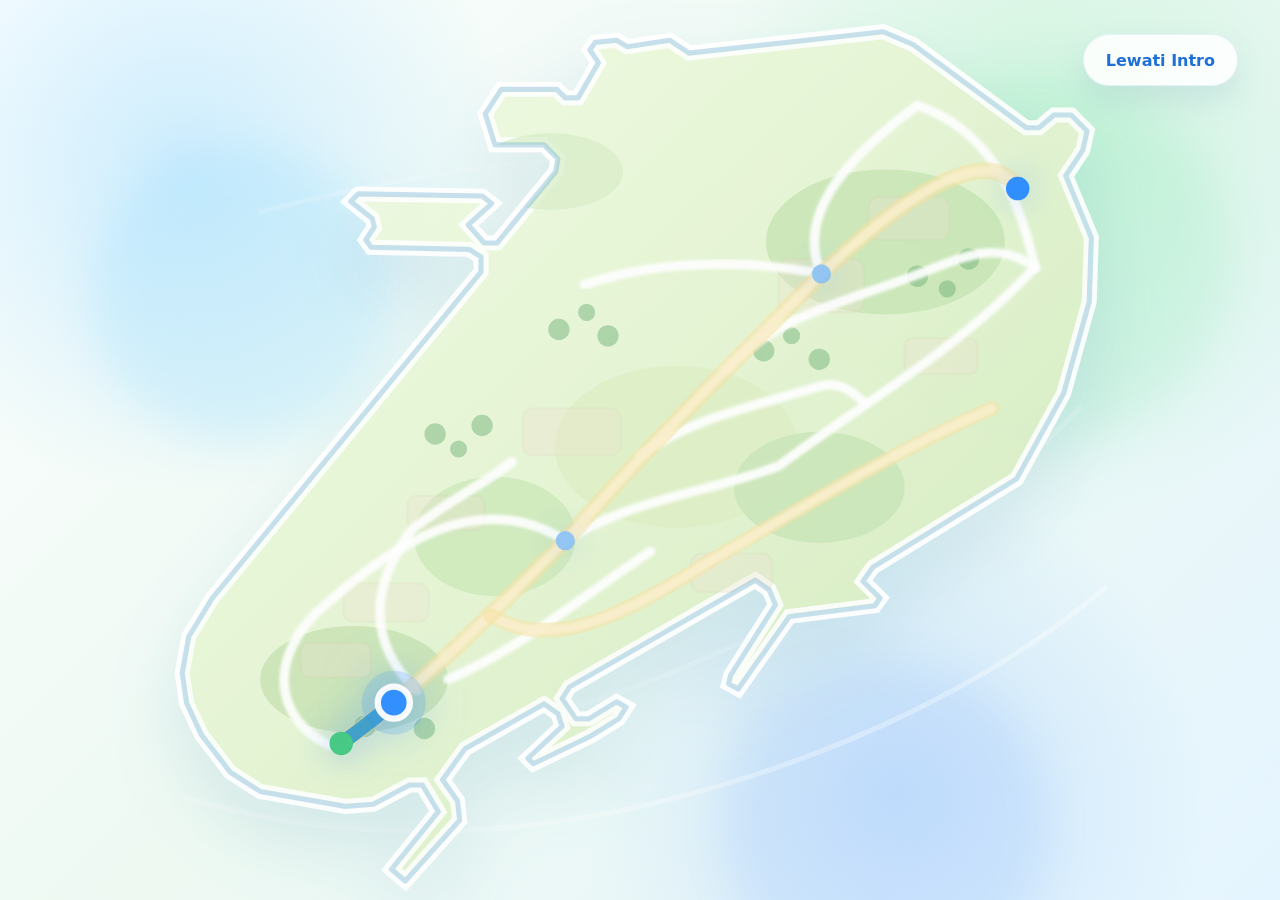
<file: index.html>
<!DOCTYPE html>
<html lang="id">
<head>
  <meta charset="UTF-8" />
  <meta name="viewport" content="width=device-width, initial-scale=1.0" />
  <title>Welcome to Group One Project</title>
  <link rel="stylesheet" href="style.css" />
</head>
<body class="intro-clean-body">
  <a href="simulasi.html" class="skip-intro-clean">Lewati Intro</a>

  <main class="intro-clean-stage" aria-label="Intro Group One Project">
    <div class="intro-soft-glow glow-one"></div>
    <div class="intro-soft-glow glow-two"></div>
    <div class="intro-soft-glow glow-three"></div>

    <svg
      id="introIslandSvg"
      class="intro-island-svg"
      viewBox="0 0 440 415"
      xmlns="http://www.w3.org/2000/svg"
      aria-label="Governors Island map loading animation"
    >
      <defs>
        <clipPath id="introIslandClip">
          <path id="introIslandClipPath" d="M 110.0,409.5 L 103.5,404.0 L 125.5,377.0 L 118.0,364.5 L 112.0,364.5 L 95.0,373.5 L 82.0,374.5 L 42.0,367.5 L 28.0,358.5 L 14.5,341.0 L 7.5,326.0 L 5.5,312.0 L 8.5,295.0 L 19.5,277.0 L 145.5,124.0 L 145.5,117.0 L 140.0,113.5 L 94.0,112.5 L 91.5,109.0 L 95.5,103.0 L 94.5,99.0 L 84.5,91.0 L 88.0,87.5 L 146.0,88.5 L 150.5,92.0 L 139.5,102.0 L 147.0,110.5 L 153.0,110.5 L 180.5,77.0 L 181.5,71.0 L 175.0,64.5 L 152.0,64.5 L 147.5,50.0 L 155.0,38.5 L 181.0,38.5 L 185.0,42.5 L 191.0,42.5 L 200.5,26.0 L 196.5,20.0 L 199.0,16.5 L 209.0,15.5 L 214.0,18.5 L 234.0,15.5 L 243.0,21.5 L 334.0,11.5 L 348.0,17.5 L 401.0,56.5 L 407.0,56.5 L 414.0,50.5 L 422.0,50.5 L 429.5,58.0 L 427.5,67.0 L 419.5,79.0 L 431.5,108.0 L 430.5,138.0 L 418.5,181.0 L 396.5,221.0 L 329.0,262.5 L 324.5,269.0 L 332.5,277.0 L 330.0,280.5 L 290.0,285.5 L 266.0,319.5 L 261.5,317.0 L 262.5,313.0 L 283.5,280.0 L 280.5,273.0 L 274.0,268.5 L 187.0,318.5 L 183.5,324.0 L 190.0,333.5 L 196.0,333.5 L 209.0,325.5 L 213.5,328.0 L 210.0,333.5 L 197.0,341.5 L 170.0,354.5 L 167.5,352.0 L 183.5,337.0 L 181.5,331.0 L 175.0,326.5 L 138.0,347.5 L 127.5,362.0 L 134.5,372.0 L 135.5,381.0 L 110.0,409.5 Z" />
        </clipPath>

        <linearGradient id="introLandGradient" x1="0" y1="0" x2="1" y2="1">
          <stop offset="0%" stop-color="#f0f9de" />
          <stop offset="48%" stop-color="#d8edbf" />
          <stop offset="100%" stop-color="#b9dc98" />
        </linearGradient>

        <linearGradient id="introWaterGradient" x1="0" y1="0" x2="1" y2="1">
          <stop offset="0%" stop-color="#f7fdff" />
          <stop offset="55%" stop-color="#dff4fb" />
          <stop offset="100%" stop-color="#c0e6f4" />
        </linearGradient>

        <linearGradient id="introRouteGradient" x1="0" y1="0" x2="1" y2="1">
          <stop offset="0%" stop-color="#59c98a" />
          <stop offset="100%" stop-color="#267aff" />
        </linearGradient>

        <filter id="introIslandShadow" x="-30%" y="-30%" width="160%" height="160%">
          <feDropShadow dx="0" dy="16" stdDeviation="18" flood-color="#6aa7bd" flood-opacity="0.22" />
        </filter>

        <filter id="introSoftBlur" x="-20%" y="-20%" width="140%" height="140%">
          <feGaussianBlur stdDeviation="0.65" />
        </filter>
      </defs>

      <path
        class="intro-water-line water-line-one"
        d="M 6 370 C 78 392, 159 391, 239 370 C 315 350, 388 315, 438 272"
      />
      <path
        class="intro-water-line water-line-two"
        d="M 18 328 C 88 348, 148 345, 219 318 C 303 286, 374 242, 426 188"
      />
      <path
        class="intro-water-line water-line-three"
        d="M 42 96 C 111 78, 176 68, 252 70 C 333 72, 393 92, 431 129"
      />

      <path
        class="intro-island-land"
        d="M 110.0,409.5 L 103.5,404.0 L 125.5,377.0 L 118.0,364.5 L 112.0,364.5 L 95.0,373.5 L 82.0,374.5 L 42.0,367.5 L 28.0,358.5 L 14.5,341.0 L 7.5,326.0 L 5.5,312.0 L 8.5,295.0 L 19.5,277.0 L 145.5,124.0 L 145.5,117.0 L 140.0,113.5 L 94.0,112.5 L 91.5,109.0 L 95.5,103.0 L 94.5,99.0 L 84.5,91.0 L 88.0,87.5 L 146.0,88.5 L 150.5,92.0 L 139.5,102.0 L 147.0,110.5 L 153.0,110.5 L 180.5,77.0 L 181.5,71.0 L 175.0,64.5 L 152.0,64.5 L 147.5,50.0 L 155.0,38.5 L 181.0,38.5 L 185.0,42.5 L 191.0,42.5 L 200.5,26.0 L 196.5,20.0 L 199.0,16.5 L 209.0,15.5 L 214.0,18.5 L 234.0,15.5 L 243.0,21.5 L 334.0,11.5 L 348.0,17.5 L 401.0,56.5 L 407.0,56.5 L 414.0,50.5 L 422.0,50.5 L 429.5,58.0 L 427.5,67.0 L 419.5,79.0 L 431.5,108.0 L 430.5,138.0 L 418.5,181.0 L 396.5,221.0 L 329.0,262.5 L 324.5,269.0 L 332.5,277.0 L 330.0,280.5 L 290.0,285.5 L 266.0,319.5 L 261.5,317.0 L 262.5,313.0 L 283.5,280.0 L 280.5,273.0 L 274.0,268.5 L 187.0,318.5 L 183.5,324.0 L 190.0,333.5 L 196.0,333.5 L 209.0,325.5 L 213.5,328.0 L 210.0,333.5 L 197.0,341.5 L 170.0,354.5 L 167.5,352.0 L 183.5,337.0 L 181.5,331.0 L 175.0,326.5 L 138.0,347.5 L 127.5,362.0 L 134.5,372.0 L 135.5,381.0 L 110.0,409.5 Z"
      />

      <g clip-path="url(#introIslandClip)">
        <rect x="0" y="0" width="440" height="415" fill="rgba(250,255,247,0.35)" />

        <ellipse cx="86" cy="315" rx="44" ry="25" fill="#c3dfad" opacity="0.72" />
        <ellipse cx="152" cy="248" rx="38" ry="28" fill="#cce8b8" opacity="0.78" />
        <ellipse cx="237" cy="206" rx="57" ry="38" fill="#dff0c7" opacity="0.88" />
        <ellipse cx="335" cy="110" rx="56" ry="34" fill="#c4e3af" opacity="0.70" />
        <ellipse cx="304" cy="225" rx="40" ry="26" fill="#c8e5b6" opacity="0.78" />
        <ellipse cx="178" cy="77" rx="34" ry="18" fill="#d8edc8" opacity="0.72" />

        <g class="intro-building-group" opacity="0.34">
          <rect x="61" y="298" width="33" height="16" rx="4" />
          <rect x="81" y="270" width="40" height="18" rx="5" />
          <rect x="111" y="229" width="36" height="16" rx="4" />
          <rect x="165" y="188" width="46" height="22" rx="5" />
          <rect x="285" y="118" width="40" height="25" rx="5" />
          <rect x="327" y="89" width="38" height="20" rx="5" />
          <rect x="344" y="155" width="34" height="17" rx="4" />
          <rect x="244" y="256" width="38" height="18" rx="5" />
        </g>

        <g class="intro-trees" opacity="0.48">
          <circle cx="124" cy="200" r="5" /><circle cx="135" cy="207" r="4" /><circle cx="146" cy="196" r="5" />
          <circle cx="182" cy="151" r="5" /><circle cx="195" cy="143" r="4" /><circle cx="205" cy="154" r="5" />
          <circle cx="278" cy="161" r="5" /><circle cx="291" cy="154" r="4" /><circle cx="304" cy="165" r="5" />
          <circle cx="350" cy="126" r="5" /><circle cx="364" cy="132" r="4" /><circle cx="374" cy="118" r="5" />
          <circle cx="91" cy="337" r="5" /><circle cx="105" cy="326" r="4" /><circle cx="119" cy="338" r="5" />
        </g>

        <g class="intro-roads">
          <path d="M80 345 C115 320 150 285 185 250 C220 210 260 170 305 125 C350 82 385 65 397 85" />
          <path d="M75 346 C52 336 44 310 67 285 C105 250 145 225 185 250" />
          <path d="M115 320 C95 300 91 275 113 245 C133 229 145 225 160 213" />
          <path d="M150 285 C178 302 211 286 252 260 C300 232 345 205 385 188" />
          <path d="M185 250 C217 230 250 228 285 215 C325 185 370 160 405 122" />
          <path d="M260 170 C284 145 310 140 348 126 C370 118 386 108 405 122" />
          <path d="M305 125 C292 96 320 68 350 46 C382 57 397 85 405 122" />
          <path d="M194 130 C235 116 280 120 305 125" />
          <path d="M220 210 C243 193 270 188 303 178 C314 174 321 182 325 185" />
          <path d="M130 315 C165 300 190 278 225 255" />
        </g>

        <g class="intro-main-roads">
          <path d="M80 345 C115 320 150 285 185 250 C220 210 260 170 305 125 C350 82 385 65 397 85" />
          <path d="M150 285 C178 302 211 286 252 260 C300 232 345 205 385 188" />
        </g>

        <path
          id="introRoutePath"
          class="intro-loading-route"
          d="M80 345 C115 320 150 285 185 250 C220 210 260 170 305 125 C350 82 385 65 397 85"
        />

        <circle class="intro-static-node node-start" cx="80" cy="345" r="5.5" />
        <circle class="intro-static-node node-goal" cx="397" cy="85" r="5.5" />
        <circle class="intro-static-node node-mid-one" cx="185" cy="250" r="4.5" />
        <circle class="intro-static-node node-mid-two" cx="305" cy="125" r="4.5" />

        <circle id="introMovingHalo" class="intro-moving-halo" cx="80" cy="345" r="15" />
        <circle id="introMovingNode" class="intro-moving-node" cx="80" cy="345" r="7.5" />
      </g>

      <path
        class="intro-island-outline"
        d="M 110.0,409.5 L 103.5,404.0 L 125.5,377.0 L 118.0,364.5 L 112.0,364.5 L 95.0,373.5 L 82.0,374.5 L 42.0,367.5 L 28.0,358.5 L 14.5,341.0 L 7.5,326.0 L 5.5,312.0 L 8.5,295.0 L 19.5,277.0 L 145.5,124.0 L 145.5,117.0 L 140.0,113.5 L 94.0,112.5 L 91.5,109.0 L 95.5,103.0 L 94.5,99.0 L 84.5,91.0 L 88.0,87.5 L 146.0,88.5 L 150.5,92.0 L 139.5,102.0 L 147.0,110.5 L 153.0,110.5 L 180.5,77.0 L 181.5,71.0 L 175.0,64.5 L 152.0,64.5 L 147.5,50.0 L 155.0,38.5 L 181.0,38.5 L 185.0,42.5 L 191.0,42.5 L 200.5,26.0 L 196.5,20.0 L 199.0,16.5 L 209.0,15.5 L 214.0,18.5 L 234.0,15.5 L 243.0,21.5 L 334.0,11.5 L 348.0,17.5 L 401.0,56.5 L 407.0,56.5 L 414.0,50.5 L 422.0,50.5 L 429.5,58.0 L 427.5,67.0 L 419.5,79.0 L 431.5,108.0 L 430.5,138.0 L 418.5,181.0 L 396.5,221.0 L 329.0,262.5 L 324.5,269.0 L 332.5,277.0 L 330.0,280.5 L 290.0,285.5 L 266.0,319.5 L 261.5,317.0 L 262.5,313.0 L 283.5,280.0 L 280.5,273.0 L 274.0,268.5 L 187.0,318.5 L 183.5,324.0 L 190.0,333.5 L 196.0,333.5 L 209.0,325.5 L 213.5,328.0 L 210.0,333.5 L 197.0,341.5 L 170.0,354.5 L 167.5,352.0 L 183.5,337.0 L 181.5,331.0 L 175.0,326.5 L 138.0,347.5 L 127.5,362.0 L 134.5,372.0 L 135.5,381.0 L 110.0,409.5 Z"
      />
    </svg>

    <section id="introRevealClean" class="intro-reveal-clean" aria-live="polite">
      <h1>
        <span>Welcome to</span>
        Group One Project
      </h1>
      <a href="simulasi.html" class="go-simulation-btn">Go to Simulation</a>
    </section>
  </main>

  <script src="intro.js"></script>
</body>
</html>
</file>
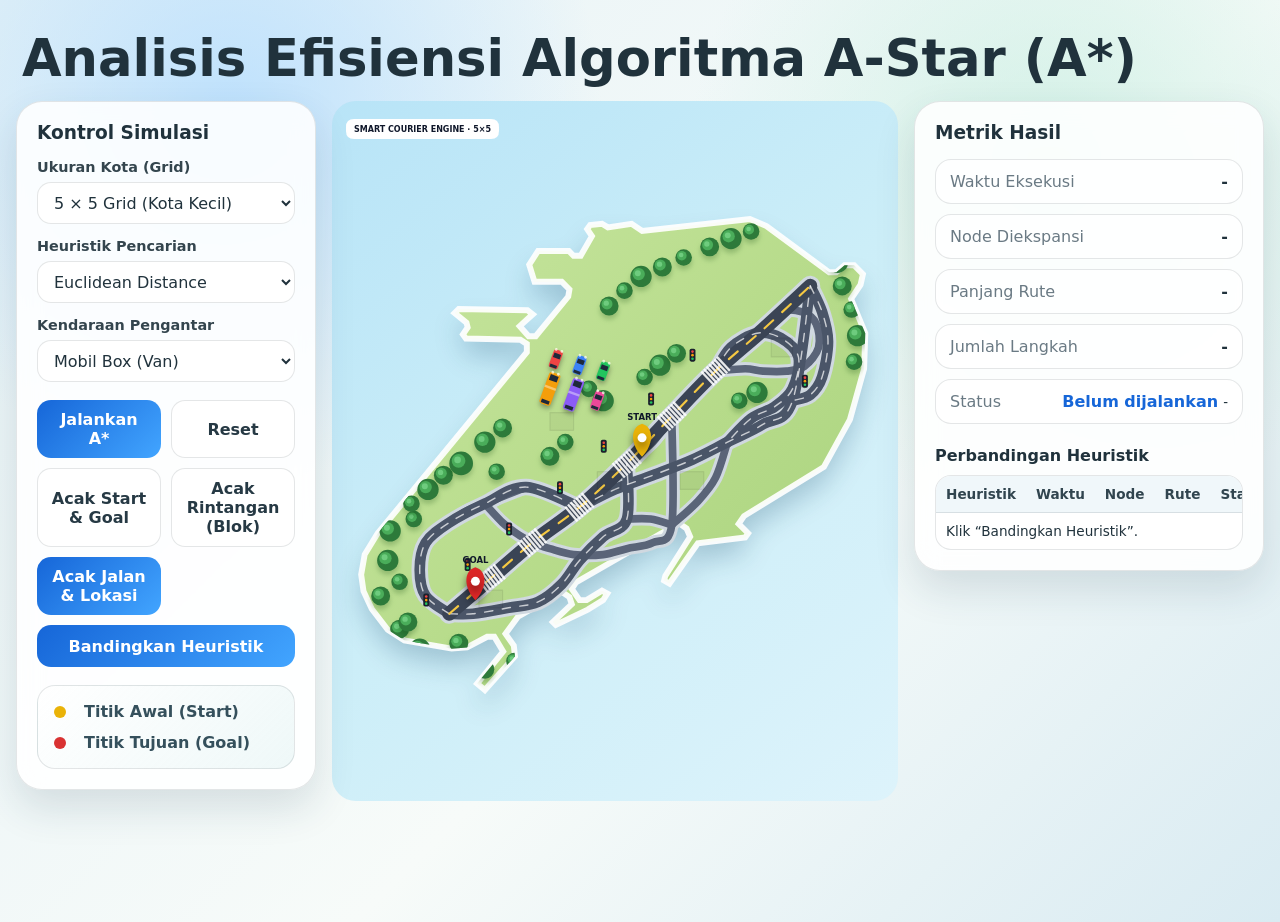
<file: simulasi.html>
<!DOCTYPE html>
<html lang="id">
<head>
  <meta charset="UTF-8" />
  <meta name="viewport" content="width=device-width, initial-scale=1.0" />
  <title>Simulasi Peta Kota A*</title>
  <link rel="stylesheet" href="style.css" />
  <style>
    .map-shell {
      overflow: hidden; 
    }
    #mapCanvas {
      cursor: grab; 
    }
    #mapCanvas:active {
      cursor: grabbing;
    }
  </style>
</head>
<body>
  <header class="hero hero-simple">
    <div>
      <h1>Analisis Efisiensi Algoritma A-Star (A*)</h1>
    </div>
  </header>

  <main class="layout">
    <section class="panel controls">
      <h2>Kontrol Simulasi</h2>

      <label for="gridSize">Ukuran Kota (Grid)</label>
      <select id="gridSize">
        <option value="5" selected>5 × 5 Grid (Kota Kecil)</option>
        <option value="8">8 × 8 Grid (Kota Sedang)</option>
        <option value="12">12 × 12 Grid (Kota Besar)</option>
      </select>

      <label for="heuristic">Heuristik Pencarian</label>
      <select id="heuristic">
        <option value="manhattan">Manhattan Distance</option>
        <option value="chebyshev">Chebyshev Distance</option>
        <option value="euclidean" selected>Euclidean Distance</option>
      </select>

      <label for="courierType">Kendaraan Pengantar</label>
      <select id="courierType">
        <option value="van" selected>Mobil Box (Van)</option>
        <option value="car">Mobil Sedan</option>
        <option value="motorcycle">Motor</option>
        <option value="bicycle">Sepeda</option>
        <option value="person">Orang Berjalan</option>
      </select>

      <div class="button-grid">
        <button id="runBtn" class="primary">Jalankan A*</button>
        <button id="resetBtn">Reset</button>
        <button id="randomNodeBtn">Acak Start & Goal</button>
        <button id="randomObstacleBtn">Acak Rintangan (Blok)</button>
        <button id="randomAllBtn" class="primary">Acak Jalan & Lokasi</button>
        <button id="compareBtn" class="wide">Bandingkan Heuristik</button>
      </div>

      <div class="legend-box">
        <div class="legend-item">
          <span class="dot start"></span>
          <span>Titik Awal (Start)</span>
        </div>
        <div class="legend-item">
          <span class="dot goal"></span>
          <span>Titik Tujuan (Goal)</span>
        </div>
      </div>
    </section>

    <section class="map-shell clean-map">
      <canvas id="mapCanvas" aria-label="Peta simulasi A-Star"></canvas>
    </section>

    <section class="panel metrics">
      <h2>Metrik Hasil</h2>
      <div class="metric-list">
        <div class="metric">
          <span>Waktu Eksekusi</span>
          <strong id="timeMetric">-</strong>
        </div>
        <div class="metric">
          <span>Node Diekspansi</span>
          <strong id="expandedMetric">-</strong>
        </div>
        <div class="metric">
          <span>Panjang Rute</span>
          <strong id="distanceMetric">-</strong>
        </div>
        <div class="metric">
          <span>Jumlah Langkah</span>
          <strong id="stepsMetric">-</strong>
        </div>
        <div class="metric metric-status">
          <span>Status</span>
          <div class="status-wrap">
            <strong id="statusMetric" style="color: #1666d8;">Belum dijalankan</strong>
            <small id="reasonMetric" class="reason-text">-</small>
          </div>
        </div>
      </div>

      <h3>Perbandingan Heuristik</h3>
      <div class="table-wrap">
        <table>
          <thead>
            <tr>
              <th>Heuristik</th>
              <th>Waktu</th>
              <th>Node</th>
              <th>Rute</th>
              <th>Status</th>
            </tr>
          </thead>
          <tbody id="compareBody">
            <tr><td colspan="5">Klik “Bandingkan Heuristik”.</td></tr>
          </tbody>
        </table>
      </div>
    </section>
  </main>

  <script src="graph.js"></script>
  <script src="astar.js"></script>
  <script src="map.js"></script>
  <script src="app.js"></script>
</body>
</html>
</file>
<file: style.css>
:root {
  --bg: #eef6f8;
  --panel: rgba(255, 255, 255, 0.88);
  --panel-solid: #ffffff;
  --text: #20323c;
  --muted: #6a7a84;
  --primary: #1666d8;
  --primary-dark: #0b4dad;
  --border: rgba(32, 50, 60, 0.12);
  --shadow: 0 18px 40px rgba(28, 64, 84, 0.14);
}

* {
  box-sizing: border-box;
}

body {
  margin: 0;
  min-height: 100vh;
  font-family: Inter, system-ui, -apple-system, BlinkMacSystemFont, "Segoe UI", sans-serif;
  background:
    radial-gradient(circle at 18% 12%, rgba(176, 219, 255, 0.75), transparent 28%),
    radial-gradient(circle at 82% 18%, rgba(196, 237, 223, 0.72), transparent 28%),
    linear-gradient(135deg, #e6f2f6 0%, #f7fbf9 58%, #d9ebf2 100%);
  color: var(--text);
}

.hero {
  width: min(1440px, calc(100% - 32px));
  margin: 22px auto 16px;
  padding: 10px 6px 0;
  display: flex;
  justify-content: flex-start;
  gap: 20px;
  align-items: center;
  border: 0;
  border-radius: 0;
  background: transparent;
  backdrop-filter: none;
  box-shadow: none;
}

.hero-simple h1 {
  margin: 0;
  font-size: clamp(2rem, 4vw, 3.2rem);
  line-height: 1.04;
}

.eyebrow {
  margin: 0 0 8px;
  color: var(--primary-dark);
  font-weight: 800;
  letter-spacing: 0.08em;
  text-transform: uppercase;
  font-size: 0.78rem;
}

h1, h2, h3, p {
  margin-top: 0;
}

h1 {
  margin-bottom: 10px;
  font-size: clamp(1.8rem, 3.4vw, 3.2rem);
  line-height: 1.05;
  max-width: none;
  white-space: nowrap;
}

.legend-box {
  margin-top: 18px;
  padding: 16px;
  border-radius: 18px;
  background: linear-gradient(135deg, rgba(255,255,255,0.78), rgba(238,248,248,0.96));
  border: 1px solid var(--border);
  display: grid;
  gap: 12px;
}

.legend-item {
  display: flex;
  align-items: center;
  gap: 10px;
  font-weight: 700;
  color: #35505c;
}

.dot {
  width: 12px;
  height: 12px;
  display: inline-block;
  border-radius: 50%;
  margin-right: 8px;
  vertical-align: -1px;
}

.dot.start { background: #eab308; }
.dot.goal { background: #d93232; }
.dot.visited { background: #f59e0b; }
.dot.route { background: #1769ff; }

.layout {
  width: min(1440px, calc(100% - 32px));
  margin: 0 auto;
  display: grid;
  grid-template-columns: 300px minmax(460px, 1fr) 350px;
  gap: 16px;
  align-items: start;
}

.panel,
.map-shell {
  border: 1px solid var(--border);
  background: var(--panel);
  border-radius: 26px;
  box-shadow: var(--shadow);
  backdrop-filter: blur(12px);
}

.panel {
  padding: 20px;
}

.controls,
.metrics {
  position: sticky;
  top: 16px;
}

h2 {
  margin-bottom: 16px;
  font-size: 1.16rem;
}

h3 {
  margin: 22px 0 10px;
  font-size: 1rem;
}

label {
  display: block;
  margin: 14px 0 7px;
  color: #34454e;
  font-size: 0.9rem;
  font-weight: 700;
}

select,
button {
  width: 100%;
  min-height: 42px;
  border-radius: 14px;
  border: 1px solid var(--border);
  font: inherit;
}

select {
  padding: 0 12px;
  background: #fff;
  color: var(--text);
}

.button-grid {
  display: grid;
  grid-template-columns: 1fr 1fr;
  gap: 10px;
  margin-top: 18px;
}

button {
  cursor: pointer;
  padding: 10px 12px;
  background: #fff;
  color: #263944;
  font-weight: 800;
  transition: transform 0.18s ease, box-shadow 0.18s ease, background 0.18s ease;
}

button:hover {
  transform: translateY(-1px);
  box-shadow: 0 10px 24px rgba(28, 64, 84, 0.13);
}

button.primary,
button.wide {
  background: linear-gradient(135deg, var(--primary), #42a5ff);
  border: 0;
  color: #fff;
}

button.wide {
  grid-column: 1 / -1;
}

.map-shell {
  border: 0;
  background: transparent;
  border-radius: 0;
  box-shadow: none;
  backdrop-filter: none;
  padding: 0;
  min-height: 720px;
}

#mapCanvas {
  width: 100%;
  height: 700px;
  display: block;
  border-radius: 24px;
  background: transparent;
  box-shadow: none;
}

.metric-list {
  display: grid;
  gap: 10px;
}

.metric {
  padding: 12px 14px;
  display: flex;
  justify-content: space-between;
  gap: 12px;
  border: 1px solid var(--border);
  border-radius: 16px;
  background: rgba(255,255,255,0.75);
}

.metric span {
  color: var(--muted);
}

.metric strong {
  text-align: right;
}

.table-wrap {
  overflow-x: auto;
  border-radius: 16px;
  border: 1px solid var(--border);
  background: rgba(255,255,255,0.72);
}

table {
  width: 100%;
  border-collapse: collapse;
  font-size: 0.85rem;
}

th, td {
  padding: 10px;
  text-align: left;
  border-bottom: 1px solid var(--border);
  white-space: nowrap;
}

th {
  color: #31454f;
  background: rgba(239, 247, 250, 0.9);
}

tr:last-child td {
  border-bottom: 0;
}

.info p {
  margin-bottom: 0;
  color: var(--muted);
  line-height: 1.7;
}

@media (max-width: 1180px) {
  .layout {
    grid-template-columns: 1fr;
  }

  .controls,
  .metrics {
    position: static;
  }

  .map-shell {
    min-height: 620px;
  }

  #mapCanvas {
    height: 600px;
  }
}

@media (max-width: 760px) {
  .hero {
    flex-direction: column;
    padding: 18px;
  }

  .layout,
  .hero,
  .info {
    width: min(100% - 20px, 1440px);
  }

  .button-grid {
    grid-template-columns: 1fr;
  }

  button.wide {
    grid-column: auto;
  }

  #mapCanvas {
    height: 520px;
  }
}

/* =====================================================
   INTRO PAGE CLEAN - WELCOME TO GROUP ONE PROJECT
   Tidak memakai kotak/card. Peta memakai outline yang sama
   dengan halaman eksekusi.
===================================================== */

.intro-clean-body {
  min-height: 100vh;
  overflow: hidden;
  color: #12313d;
  background:
    radial-gradient(circle at 14% 18%, rgba(171, 224, 255, 0.54), transparent 25%),
    radial-gradient(circle at 82% 18%, rgba(168, 238, 196, 0.48), transparent 28%),
    radial-gradient(circle at 70% 88%, rgba(118, 176, 255, 0.28), transparent 26%),
    linear-gradient(135deg, #fbfeff 0%, #eef9f2 48%, #e5f5ff 100%);
}

.intro-clean-stage {
  position: relative;
  width: 100vw;
  height: 100vh;
  overflow: hidden;
}

.skip-intro-clean {
  position: fixed;
  top: 34px;
  right: 42px;
  z-index: 20;
  display: inline-flex;
  align-items: center;
  justify-content: center;
  min-width: 142px;
  min-height: 52px;
  padding: 0 22px;
  border-radius: 999px;
  text-decoration: none;
  color: #1f6fd8;
  font-weight: 900;
  background: rgba(255, 255, 255, 0.86);
  border: 1px solid rgba(120, 182, 222, 0.16);
  box-shadow: 0 14px 30px rgba(72, 126, 163, 0.13);
  backdrop-filter: blur(14px);
  transition: transform 0.18s ease, box-shadow 0.18s ease;
}

.skip-intro-clean:hover {
  transform: translateY(-2px);
  box-shadow: 0 18px 36px rgba(72, 126, 163, 0.19);
}

.intro-soft-glow {
  position: absolute;
  z-index: 1;
  border-radius: 999px;
  pointer-events: none;
  filter: blur(22px);
  opacity: 0.46;
}

.glow-one {
  width: 300px;
  height: 300px;
  left: 7vw;
  top: 16vh;
  background: rgba(132, 214, 255, 0.46);
}

.glow-two {
  width: 370px;
  height: 370px;
  right: 4vw;
  top: 8vh;
  background: rgba(140, 231, 182, 0.42);
}

.glow-three {
  width: 330px;
  height: 330px;
  right: 18vw;
  bottom: -90px;
  background: rgba(111, 163, 255, 0.28);
}

.intro-island-svg {
  position: absolute;
  z-index: 2;
  left: 50%;
  top: 50%;
  width: min(1120px, 112vw);
  height: min(820px, 92vh);
  transform: translate(-50%, -50%) scale(1.08);
  overflow: visible;
  opacity: 0.97;
}

.intro-clean-body.intro-finished .intro-island-svg {
  opacity: 0.72;
  filter: saturate(0.95) blur(0.15px);
}

.intro-water-line {
  fill: none;
  stroke: rgba(255, 255, 255, 0.58);
  stroke-width: 2.4;
  stroke-linecap: round;
  opacity: 0.56;
}

.water-line-two { opacity: 0.35; }
.water-line-three { opacity: 0.28; }

.intro-island-land {
  fill: url(#introLandGradient);
  stroke: rgba(255, 255, 255, 0.92);
  stroke-width: 7;
  filter: url(#introIslandShadow);
}

.intro-island-outline {
  fill: none;
  stroke: rgba(92, 165, 201, 0.34);
  stroke-width: 2.4;
  stroke-linejoin: round;
  stroke-linecap: round;
}

.intro-building-group rect {
  fill: #eee2cf;
  stroke: rgba(214, 200, 174, 0.45);
  stroke-width: 1;
}

.intro-trees circle {
  fill: #6daf76;
}

.intro-roads path,
.intro-main-roads path {
  fill: none;
  stroke-linecap: round;
  stroke-linejoin: round;
}

.intro-roads path {
  stroke: rgba(255, 255, 255, 0.92);
  stroke-width: 4.4;
  filter: url(#introSoftBlur);
}

.intro-main-roads path {
  stroke: rgba(248, 224, 157, 0.52);
  stroke-width: 8;
}

.intro-main-roads path + path {
  stroke-width: 7;
}

.intro-loading-route {
  fill: none;
  stroke: url(#introRouteGradient);
  stroke-width: 6.6;
  stroke-linecap: round;
  stroke-linejoin: round;
  filter: drop-shadow(0 0 9px rgba(38, 122, 255, 0.32));
}

.intro-static-node {
  filter: drop-shadow(0 0 8px rgba(38, 122, 255, 0.35));
  animation: introNodePulse 1.9s ease-in-out infinite;
}

.node-start {
  fill: #43c982;
}

.node-goal {
  fill: #2d8bff;
  animation-delay: 0.35s;
}

.node-mid-one,
.node-mid-two {
  fill: #75b9ff;
  opacity: 0.78;
}

.node-mid-one { animation-delay: 0.65s; }
.node-mid-two { animation-delay: 0.95s; }

.intro-moving-halo {
  fill: rgba(45, 139, 255, 0.18);
  animation: introHaloPulse 1.25s ease-in-out infinite;
}

.intro-moving-node {
  fill: #2d8bff;
  stroke: rgba(255, 255, 255, 0.95);
  stroke-width: 3;
  filter: drop-shadow(0 0 12px rgba(45, 139, 255, 0.56));
}

.intro-reveal-clean {
  position: relative;
  z-index: 8;
  width: min(980px, calc(100% - 40px));
  min-height: 100vh;
  margin: 0 auto;
  display: flex;
  flex-direction: column;
  align-items: center;
  justify-content: center;
  text-align: center;
  pointer-events: none;
  opacity: 0;
  transform: translateY(24px) scale(0.985);
  transition: opacity 0.72s ease, transform 0.72s ease;
}

.intro-reveal-clean::before {
  content: "";
  position: absolute;
  width: min(900px, 92vw);
  height: min(420px, 54vh);
  border-radius: 999px;
  background: radial-gradient(circle, rgba(255,255,255,0.86) 0%, rgba(255,255,255,0.60) 42%, rgba(255,255,255,0.0) 72%);
  filter: blur(5px);
  z-index: -1;
}

.intro-reveal-clean.show {
  opacity: 1;
  transform: translateY(0) scale(1);
  pointer-events: auto;
}

.intro-reveal-clean h1 {
  margin: 0 0 34px;
  max-width: 980px;
  font-family: Georgia, "Times New Roman", serif;
  font-size: clamp(3.7rem, 9vw, 8.6rem);
  line-height: 0.92;
  letter-spacing: -0.075em;
  font-weight: 800;
  color: #0a455c;
  text-shadow: 0 12px 34px rgba(56, 118, 143, 0.14);
}

.intro-reveal-clean h1 span {
  display: block;
  margin-bottom: 8px;
  font-size: clamp(2rem, 4vw, 4rem);
  line-height: 1;
  letter-spacing: -0.045em;
  font-style: italic;
  font-weight: 600;
  color: #4dbb80;
}

.go-simulation-btn {
  display: inline-flex;
  align-items: center;
  justify-content: center;
  gap: 14px;
  min-width: 340px;
  min-height: 72px;
  padding: 0 42px;
  border-radius: 999px;
  text-decoration: none;
  color: #ffffff;
  font-size: 1.18rem;
  font-weight: 950;
  letter-spacing: 0.02em;
  background: linear-gradient(135deg, #50c783 0%, #267aff 100%);
  box-shadow: 0 20px 44px rgba(38, 122, 255, 0.23), inset 0 1px 0 rgba(255,255,255,0.35);
  transition: transform 0.18s ease, box-shadow 0.18s ease, filter 0.18s ease;
}

.go-simulation-btn::after {
  content: "→";
  font-size: 1.7rem;
  line-height: 1;
  transform: translateY(-1px);
}

.go-simulation-btn:hover {
  transform: translateY(-3px) scale(1.02);
  box-shadow: 0 26px 54px rgba(38, 122, 255, 0.30), inset 0 1px 0 rgba(255,255,255,0.45);
  filter: saturate(1.05);
}

@keyframes introHaloPulse {
  0%, 100% {
    transform: scale(0.88);
    opacity: 0.62;
  }
  50% {
    transform: scale(1.26);
    opacity: 0.20;
  }
}

@keyframes introNodePulse {
  0%, 100% {
    transform: scale(1);
    opacity: 0.82;
  }
  50% {
    transform: scale(1.22);
    opacity: 0.50;
  }
}

@media (max-width: 900px) {
  .skip-intro-clean {
    top: 22px;
    right: 20px;
    min-width: 126px;
    min-height: 46px;
  }

  .intro-island-svg {
    width: 125vw;
    height: 84vh;
    transform: translate(-50%, -50%) scale(1.03);
  }

  .intro-reveal-clean h1 {
    font-size: clamp(3rem, 13vw, 5.8rem);
  }

  .intro-reveal-clean h1 span {
    font-size: clamp(1.7rem, 7vw, 3.1rem);
  }

  .go-simulation-btn {
    min-width: 280px;
    min-height: 64px;
    font-size: 1.04rem;
  }
}

@media (max-width: 560px) {
  .skip-intro-clean {
    right: 14px;
    top: 14px;
  }

  .intro-island-svg {
    width: 150vw;
    height: 82vh;
    opacity: 0.92;
  }

  .intro-reveal-clean {
    width: min(100% - 28px, 980px);
  }

  .intro-reveal-clean h1 {
    margin-bottom: 26px;
    letter-spacing: -0.055em;
  }

  .go-simulation-btn {
    width: min(100%, 340px);
    min-width: 0;
  }

  .metric-status {
  align-items: flex-start;
}

.status-wrap {
  display: flex;
  flex-direction: column;
  align-items: flex-end;
  gap: 4px;
  text-align: right;
}

.reason-text {
  display: block;
  color: #7a8b95;
  font-size: 0.8rem;
  line-height: 1.35;
  max-width: 220px;
}
}
</file>
